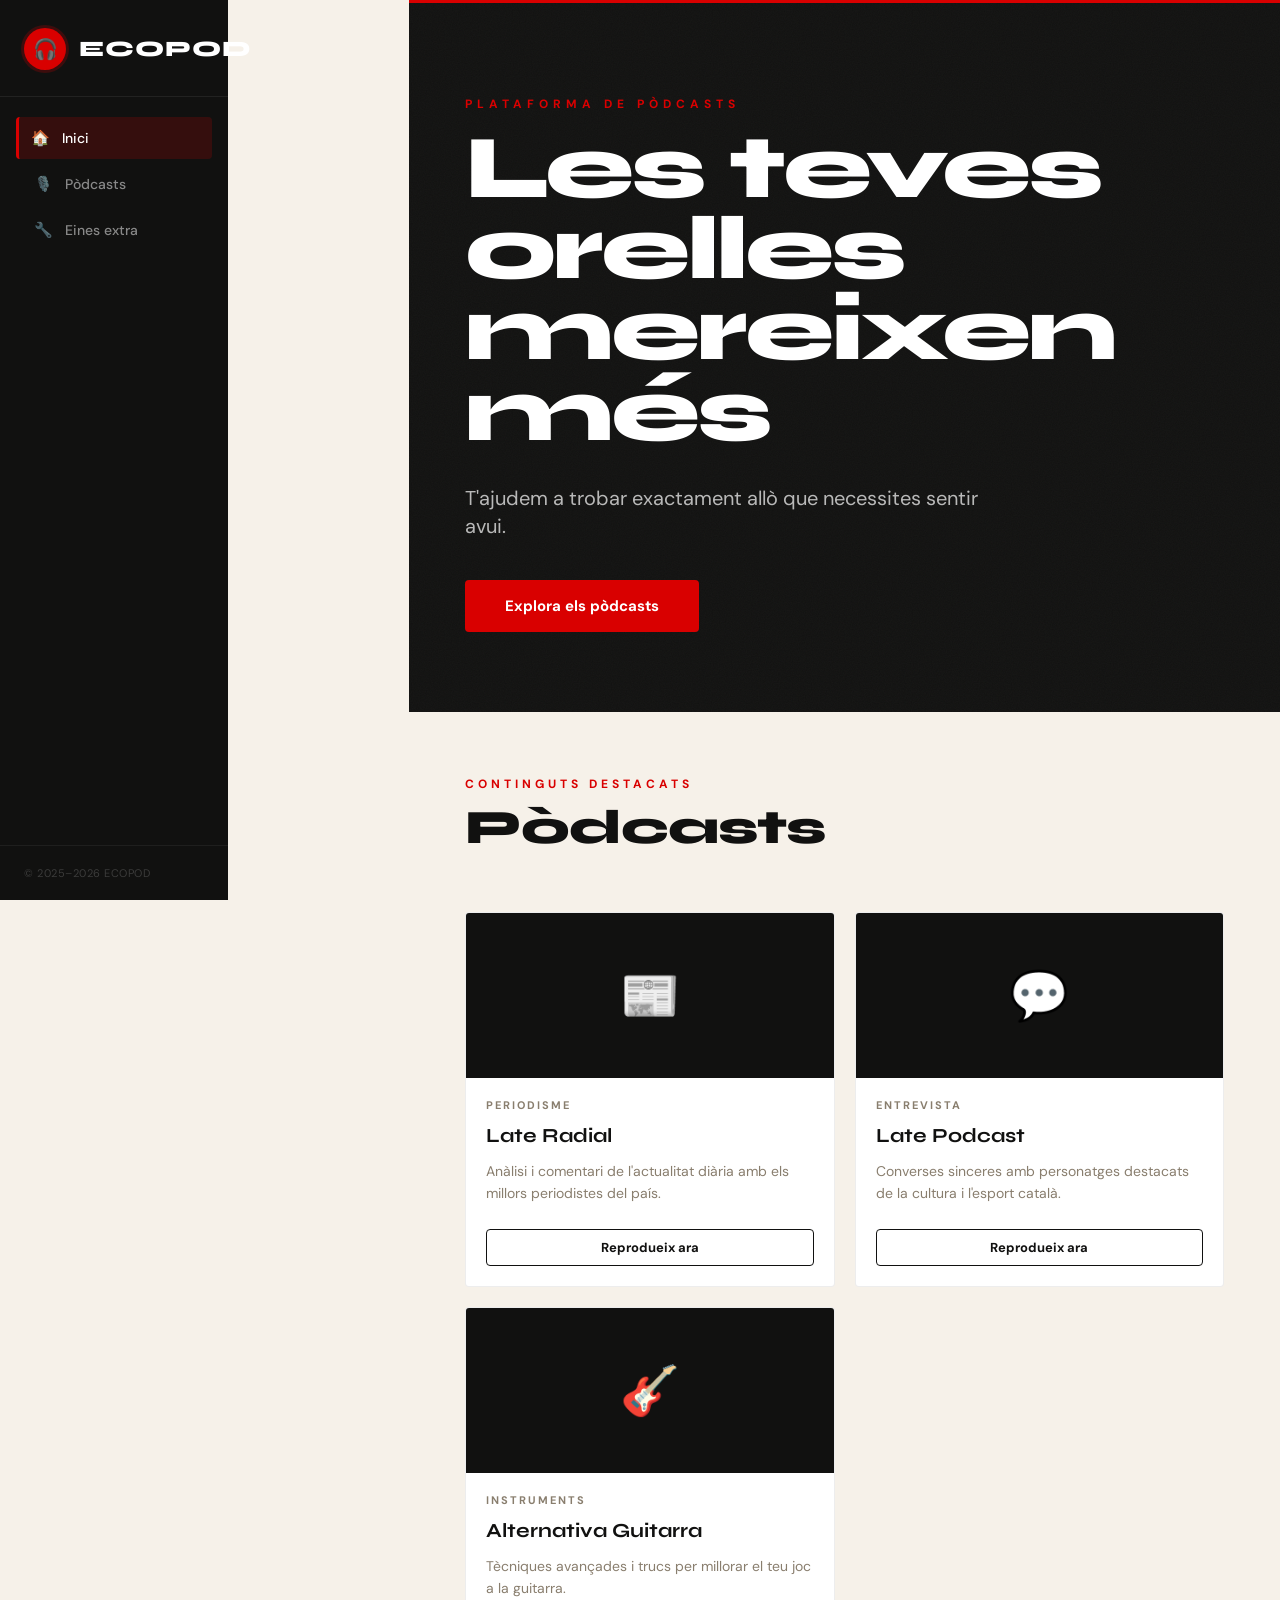
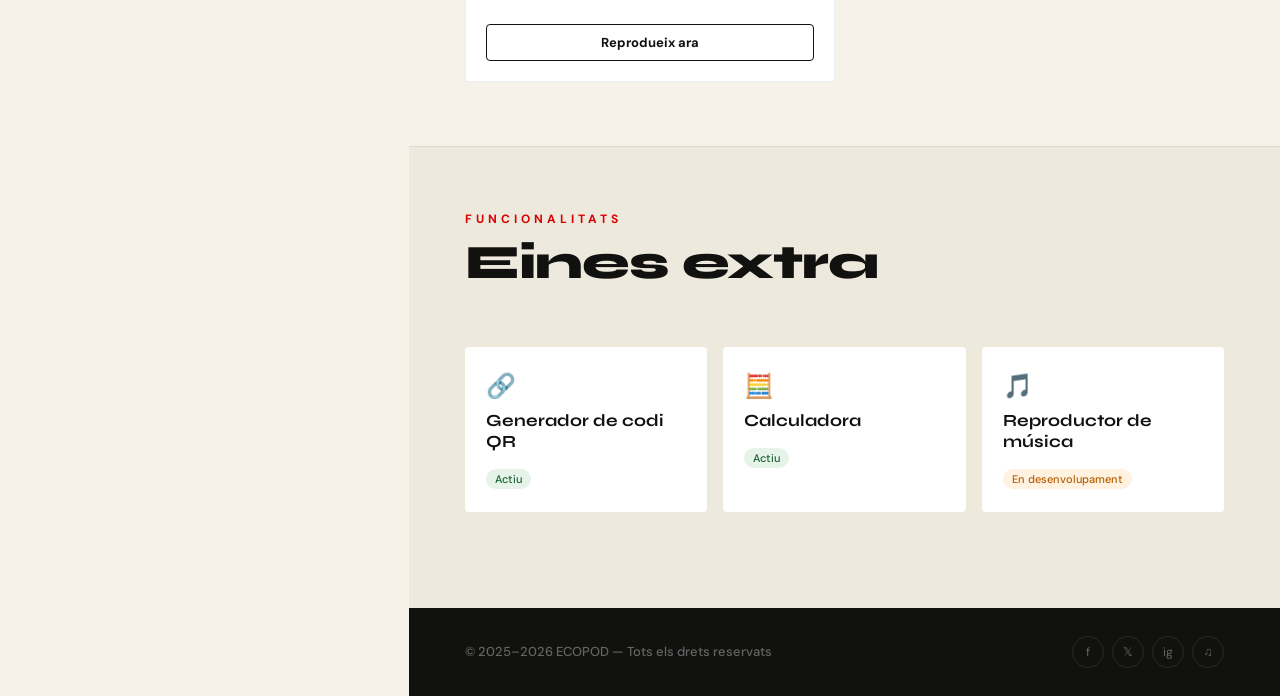
<file: .vscode/index.html>
<!DOCTYPE html>
<html lang="ca">
<head>
  <meta charset="UTF-8">
  <meta name="viewport" content="width=device-width, initial-scale=1.0">
  <title>ECOPOD — Plataforma de Pòdcasts</title>
  <link rel="preconnect" href="https://fonts.googleapis.com">
  <link rel="preconnect" href="https://fonts.gstatic.com" crossorigin>
  <link href="https://fonts.googleapis.com/css2?family=Syne:wght@400;600;700;800&family=DM+Sans:ital,opsz,wght@0,9..40,300;0,9..40,400;0,9..40,500;1,9..40,300&display=swap" rel="stylesheet">
  <style>
    *, *::before, *::after {
      margin: 0;
      padding: 0;
      box-sizing: border-box;
    }

    :root {
      --ink:       #111110;
      --paper:     #f6f1e9;
      --warm:      #eee9dd;
      --red:       #d90000;
      --red-dark:  #aa0000;
      --muted:     #897e6e;
      --white:     #ffffff;
      --sidebar-w: 228px;
      --radius:    4px;
    }

    html { scroll-behavior: smooth; }

    body {
      font-family: 'DM Sans', sans-serif;
      background: var(--paper);
      color: var(--ink);

      display: flex;
      min-height: 100vh;
    }

    .sidebar {
      width: var(--sidebar-w);
      background: var(--ink);
      position: fixed;
      top: 0;
      left: 0;
      bottom: 0;
      z-index: 200;
      display: flex;
      flex-direction: column;
    }

    .sidebar-logo {
      display: flex;
      align-items: center;
      gap: 13px;
      padding: 28px 24px 26px;
      text-decoration: none;
      border-bottom: 1px solid rgba(255,255,255,0.07);
      flex-shrink: 0;
    }

    .logo-badge {
      width: 42px;
      height: 42px;
      background: var(--red);
      border-radius: 50%;
      display: grid;
      place-items: center;
      font-size: 20px;
      flex-shrink: 0;
      box-shadow: 0 0 0 3px rgba(217,0,0,0.22);
    }

    /* TIPOGRAFÍA ,LOGO */
    .logo-name {
      font-family: 'Syne', sans-serif;
      font-weight: 800;
      font-size: 22px;
      letter-spacing: 1px;
      color: var(--white);
    }

    .sidebar-nav {
      display: flex;
      flex-direction: column;
      padding: 20px 16px;
      gap: 4px;
      flex: 1;
    }

    /* TIPOGRAFÍA (MENÚ LATERAL) */
    .sidebar-nav a {
      display: flex;
      align-items: center;
      gap: 12px;
      padding: 11px 14px;
      border-radius: var(--radius);
      text-decoration: none;
      color: rgba(255,255,255,0.5);
      font-size: 14px;
      font-weight: 500;
      transition: color 0.2s, background 0.2s;
      border-left: 3px solid transparent;
    }

    .sidebar-nav a .nav-icon {
      font-size: 15px;
      width: 20px;
      text-align: center;
      flex-shrink: 0;
    }

    .sidebar-nav a:hover {
      color: var(--white);
      background: rgba(255,255,255,0.07);
    }

    .sidebar-nav a.active {
      color: var(--white);
      background: rgba(217,0,0,0.18);
      border-left-color: var(--red);
      padding-left: 11px;
    }

    .sidebar-bottom {
      padding: 20px 24px;
      border-top: 1px solid rgba(255,255,255,0.06);
      font-size: 11px;
      color: rgba(255,255,255,0.18);
      letter-spacing: 0.5px;
    }

    /* ---- MAIN ---- */
    .main-content {
      margin-left: var(--sidebar-w);
      flex: 1;
      min-width: 0;
    }

    .hero {
      background: var(--ink);
      color: var(--white);
      padding: 96px 56px 80px;
      position: relative;
      overflow: hidden;
    }

    .hero-grain {
      position: absolute;
      inset: 0;
      background-image: url("data:image/svg+xml,%3Csvg viewBox='0 0 200 200' xmlns='http://www.w3.org/2000/svg'%3E%3Cfilter id='n'%3E%3CfeTurbulence type='fractalNoise' baseFrequency='0.85' numOctaves='4' stitchTiles='stitch'/%3E%3C/filter%3E%3Crect width='100%25' height='100%25' filter='url(%23n)' opacity='0.035'/%3E%3C/svg%3E");
      background-size: 200px;
      pointer-events: none;
    }

    .hero-line {
      position: absolute;
      top: 0; left: 0; right: 0;
      height: 3px;
      background: var(--red);
    }

    .hero-inner {
      position: relative;
      max-width: 800px;
    }

    .hero-eyebrow {
      font-size: 12px;
      letter-spacing: 5px;
      text-transform: uppercase;
      color: var(--red);
      font-weight: 700;
      margin-bottom: 16px;
      display: block;
    }

    .hero h1 {
      font-family: 'Syne', sans-serif;
      font-weight: 800;
      font-size: clamp(48px, 8vw, 90px);
      line-height: 0.9;
      letter-spacing: -3px;
      margin-bottom: 32px;
    }

    .hero p {
      font-size: 20px;
      font-weight: 400;
      color: rgba(255,255,255,0.7);
      margin-bottom: 40px;
      max-width: 540px;
      line-height: 1.4;
    }

    .btn-primary {
      display: inline-block;
      padding: 16px 40px;
      background: var(--red);
      color: var(--white);
      text-decoration: none;
      font-size: 15px;
      font-weight: 700;
      border-radius: var(--radius);
      transition: background 0.18s, transform 0.15s;
    }

    .btn-primary:hover {
      background: var(--red-dark);
      transform: translateY(-2px);
    }

    /* ---- SECCIONS GENERALS ---- */
    .page-section {
      padding: 64px 56px;
    }

    .page-section + .page-section {
      border-top: 1px solid rgba(0,0,0,0.07);
    }

    #eines { background: var(--warm); }

    .section-eyebrow {
      font-size: 12px;
      font-weight: 700;
      letter-spacing: 4px;
      text-transform: uppercase;
      color: var(--red);
      margin-bottom: 12px;
      display: block;
    }

    /* Títols de secció */
    .section-title {
      font-family: 'Syne', sans-serif;
      font-size: clamp(32px, 5vw, 48px);
      font-weight: 800;
      line-height: 1;
      margin-bottom: 60px;
      letter-spacing: -1px;
    }

    /* ---- PODCASTS (targetas) ---- */
    .podcast-grid {
      display: grid;
      grid-template-columns: repeat(auto-fill, minmax(270px, 1fr));
      gap: 20px;
    }

    .podcast-card {
      background: var(--white);
      border-radius: var(--radius);
      overflow: hidden;
      border: 1px solid rgba(0,0,0,0.07);
      transition: box-shadow 0.22s, transform 0.18s;
    }

    .podcast-card:hover {
      box-shadow: 0 10px 28px rgba(0,0,0,0.1);
      transform: translateY(-3px);
    }

    .podcast-thumb {
      height: 165px;
      background: var(--ink);
      display: grid;
      place-items: center;
      font-size: 48px;
    }

    .podcast-body { padding: 20px; }

    .podcast-tag {
      font-size: 11px;
      font-weight: 700;
      letter-spacing: 2px;
      text-transform: uppercase;
      color: var(--muted);
      display: block;
      margin-bottom: 12px;
    }

    .podcast-title {
      font-family: 'Syne', sans-serif;
      font-size: 20px;
      font-weight: 700;
      margin-bottom: 12px;
      line-height: 1.2;
    }

    .podcast-desc {
      font-size: 14px;
      color: var(--muted);
      margin-bottom: 24px;
      line-height: 1.6;
    }

    .btn-outline {
      display: block;
      padding: 9px;
      border: 1.5px solid var(--ink);
      color: var(--ink);
      text-align: center;
      text-decoration: none;
      font-size: 13px;
      font-weight: 700;
      border-radius: var(--radius);
      transition: background 0.16s, color 0.16s;
    }

    .btn-outline:hover {
      background: var(--ink);
      color: var(--white);
    }

    .tools-grid {
      display: grid;
      grid-template-columns: repeat(auto-fill, minmax(230px, 1fr));
      gap: 16px;
      margin-bottom: 32px;
    }

    .tool-card {
      background: var(--white);
      border: 1.5px solid transparent;
      border-radius: var(--radius);
      padding: 22px 20px;
      cursor: pointer;
      transition: border-color 0.18s, box-shadow 0.18s;
      display: flex;
      flex-direction: column;
      gap: 9px;
    }

    .tool-card:hover {
      border-color: var(--red);
      box-shadow: 0 4px 14px rgba(217,0,0,0.08);
    }

    .tool-icon { font-size: 24px; }

    .tool-name {
      font-family: 'Syne', sans-serif;
      font-size: 17px;
      font-weight: 700;
      margin-bottom: 8px;
    }

    .tool-badge {
      display: inline-block;
      font-size: 11px;
      font-weight: 500;
      padding: 3px 9px;
      border-radius: 20px;
      width: fit-content;
    }

    .tool-badge.ready { background: #e5f3e8; color: #1c6130; }
    .tool-badge.wip   { background: #fff2e0; color: #b55e00; }

    .tool-panel { display: none; }

    .tool-panel.active {
      display: block;
      animation: fade-up 0.2s ease;
    }

    .back-btn {
      background: none;
      border: 1.5px solid rgba(0,0,0,0.18);
      color: var(--ink);
      font-family: 'DM Sans', sans-serif;
      font-size: 13px;
      font-weight: 500;
      padding: 7px 18px;
      border-radius: 20px;
      cursor: pointer;
      margin-bottom: 20px;
      transition: background 0.16s, color 0.16s, border-color 0.16s;
    }

    .back-btn:hover {
      background: var(--ink);
      color: var(--white);
      border-color: var(--ink);
    }

    .panel-box {
      background: var(--white);
      border-radius: var(--radius);
      padding: 26px;
      max-width: 380px;
      border: 1px solid rgba(0,0,0,0.08);
    }

    .panel-box h3 {
      font-family: 'Syne', sans-serif;
      font-size: 16px;
      font-weight: 700;
      margin-bottom: 16px;
    }

    .qr-input {
      width: 100%;
      padding: 11px 12px;
      border: 1.5px solid rgba(0,0,0,0.13);
      border-radius: var(--radius);
      font-family: 'DM Sans', sans-serif;
      font-size: 14px;
      background: var(--paper);
      margin-bottom: 10px;
      transition: border-color 0.18s;
    }

    .qr-input:focus {
      outline: none;
      border-color: var(--red);
    }

    .qr-btn {
      width: 100%;
      padding: 11px;
      background: var(--red);
      color: var(--white);
      border: none;
      border-radius: var(--radius);
      font-family: 'DM Sans', sans-serif;
      font-size: 14px;
      font-weight: 500;
      cursor: pointer;
      transition: background 0.16s;
    }

    .qr-btn:hover { background: var(--red-dark); }

    .qr-output {
      margin-top: 16px;
      min-height: 52px;
      display: flex;
      justify-content: center;
      align-items: center;
    }

    .qr-output img {
      border-radius: var(--radius);
      border: 1px solid rgba(0,0,0,0.08);
    }

    .qr-placeholder { font-size: 13px; color: var(--muted); }

    /* Calculadora */
    .calculator {
      background: var(--ink);
      border-radius: 6px;
      padding: 16px;
      max-width: 290px;
    }

    .calc-screen {
      background: rgba(255,255,255,0.07);
      border: none;
      border-radius: var(--radius);
      width: 100%;
      padding: 13px;
      text-align: right;
      color: var(--white);
      font-family: 'DM Sans', sans-serif;
      font-size: 21px;
      margin-bottom: 12px;
    }

    .calc-screen:focus { outline: none; }

    .calc-grid {
      display: grid;
      grid-template-columns: repeat(4, 1fr);
      gap: 6px;
    }

    .calc-key {
      padding: 14px 6px;
      font-family: 'DM Sans', sans-serif;
      font-size: 15px;
      font-weight: 500;
      border: none;
      border-radius: var(--radius);
      cursor: pointer;
      background: rgba(255,255,255,0.08);
      color: var(--white);
      transition: background 0.1s;
    }

    .calc-key:hover        { background: rgba(255,255,255,0.15); }
    .calc-key.op           { background: var(--red); }
    .calc-key.op:hover     { background: var(--red-dark); }
    .calc-key.clear        { background: rgba(255,80,60,0.26); }
    .calc-key.clear:hover  { background: rgba(255,80,60,0.42); }
    .calc-key.equal        { background: #2a9d8f; grid-column: span 2; }
    .calc-key.equal:hover  { background: #218f82; }
    .calc-key.zero         { grid-column: span 2; }

    /* Modal del reproductor */
    .modal-overlay {
      display: none;
      position: fixed;
      inset: 0;
      background: rgba(0,0,0,0.72);
      z-index: 500;
      align-items: center;
      justify-content: center;
    }

    .modal-overlay.open { display: flex; }

    .modal-box {
      background: var(--white);
      border-radius: 8px;
      padding: 36px;
      width: 90%;
      max-width: 360px;
      text-align: center;
      position: relative;
    }

    .modal-close {
      position: absolute;
      top: 14px; right: 16px;
      background: none;
      border: none;
      font-size: 22px;
      cursor: pointer;
      color: var(--muted);
      line-height: 1;
      transition: color 0.16s;
    }

    .modal-close:hover { color: var(--ink); }

    .modal-disc {
      width: 130px;
      height: 130px;
      background: linear-gradient(135deg, var(--red), var(--ink));
      border-radius: 50%;
      margin: 0 auto 20px;
      display: grid;
      place-items: center;
      font-size: 48px;
    }

    .modal-title {
      font-family: 'Syne', sans-serif;
      font-size: 18px;
      font-weight: 700;
      margin-bottom: 5px;
    }

    .modal-subtitle {
      font-size: 13px;
      color: var(--muted);
      margin-bottom: 24px;
    }

    .player-controls {
      display: flex;
      justify-content: center;
      align-items: center;
      gap: 12px;
    }

    /* ---- FOOTER ---- */
    footer {
      background: var(--ink);
      color: rgba(255,255,255,0.35);
      padding: 28px 56px;
      display: flex;
      align-items: center;
      justify-content: space-between;
      flex-wrap: wrap;
      gap: 14px;
    }

    .footer-copy { font-size: 13px; font-weight: 500; }

    .social-links { display: flex; gap: 8px; }

    .social-link {
      width: 32px;
      height: 32px;
      border: 1px solid rgba(255,255,255,0.1);
      border-radius: 50%;
      display: grid;
      place-items: center;
      text-decoration: none;
      color: rgba(255,255,255,0.35);
      font-size: 12px;
      transition: border-color 0.16s, color 0.16s, background 0.16s;
    }

    .social-link:hover {
      border-color: var(--red);
      color: var(--white);
      background: var(--red);
    }

    ::selection { background: var(--red); color: var(--white); }
  </style>
</head>
<body>

  <aside class="sidebar" id="sidebar">
    <a href="#presentacio" class="sidebar-logo">
      <div class="logo-badge">🎧</div>
      <span class="logo-name">ECOPOD</span>
    </a>
    <nav class="sidebar-nav" id="sidebarNav">
      <a href="#presentacio" class="active">
        <span class="nav-icon">🏠</span> Inici
      </a>
      <a href="#podcasts">
        <span class="nav-icon">🎙️</span> Pòdcasts
      </a>
      <a href="#eines">
        <span class="nav-icon">🔧</span> Eines extra
      </a>
    </nav>
    <div class="sidebar-bottom">© 2025–2026 ECOPOD</div>
  </aside>

  <div class="mobile-bar">
    <a href="#" class="mobile-logo">
      <div class="logo-badge">🎧</div>
      <span class="logo-name">ECOPOD</span>
    </a>
    <button class="burger" id="burgerBtn" aria-label="Obrir menú">
      <span></span><span></span><span></span>
    </button>
  </div>

  <main class="main-content">

    <section class="hero" id="presentacio">
      <div class="hero-grain"></div>
      <div class="hero-line"></div>
      <div class="hero-inner">
        <span class="hero-eyebrow">Plataforma de pòdcasts</span>
        <h1>Les teves orelles<br>mereixen més</h1>
        <p>T'ajudem a trobar exactament allò que necessites sentir avui.</p>
        <a href="#podcasts" class="btn-primary">Explora els pòdcasts</a>
      </div>
    </section>

    <section class="page-section" id="podcasts">
      <span class="section-eyebrow">Continguts destacats</span>
      <h2 class="section-title">Pòdcasts</h2>

      <div class="podcast-grid">
        <article class="podcast-card">
          <div class="podcast-thumb">📰</div>
          <div class="podcast-body">
            <span class="podcast-tag">Periodisme</span>
            <h3 class="podcast-title">Late Radial</h3>
            <p class="podcast-desc">Anàlisi i comentari de l'actualitat diària amb els millors periodistes del país.</p>
            <a href="#" class="btn-outline">Reprodueix ara</a>
          </div>
        </article>

        <article class="podcast-card">
          <div class="podcast-thumb">💬</div>
          <div class="podcast-body">
            <span class="podcast-tag">Entrevista</span>
            <h3 class="podcast-title">Late Podcast</h3>
            <p class="podcast-desc">Converses sinceres amb personatges destacats de la cultura i l'esport català.</p>
            <a href="#" class="btn-outline">Reprodueix ara</a>
          </div>
        </article>

        <article class="podcast-card">
          <div class="podcast-thumb">🎸</div>
          <div class="podcast-body">
            <span class="podcast-tag">Instruments</span>
            <h3 class="podcast-title">Alternativa Guitarra</h3>
            <p class="podcast-desc">Tècniques avançades i trucs per millorar el teu joc a la guitarra.</p>
            <a href="#" class="btn-outline">Reprodueix ara</a>
          </div>
        </article>
      </div>
    </section>

    <section class="page-section" id="eines">
      <span class="section-eyebrow">Funcionalitats</span>
      <h2 class="section-title">Eines extra</h2>

      <div class="tools-grid" id="toolsGrid">
        <div class="tool-card" data-tool="qr">
          <div class="tool-icon">🔗</div>
          <div class="tool-name">Generador de codi QR</div>
          <span class="tool-badge ready">Actiu</span>
        </div>
        <div class="tool-card" data-tool="calc">
          <div class="tool-icon">🧮</div>
          <div class="tool-name">Calculadora</div>
          <span class="tool-badge ready">Actiu</span>
        </div>
        <div class="tool-card" data-tool="player">
          <div class="tool-icon">🎵</div>
          <div class="tool-name">Reproductor de música</div>
          <span class="tool-badge wip">En desenvolupament</span>
        </div>
      </div>

      <div class="tool-panel" id="panel-qr">
        <button class="back-btn" data-back>← Tornar</button>
        <div class="panel-box">
          <h3>Generador de codi QR</h3>
          <input type="text" class="qr-input" id="qrInput" placeholder="URL o text...">
          <button class="qr-btn" id="qrBtn">Generar</button>
          <div class="qr-output" id="qrOutput">
            <span class="qr-placeholder">El teu codi QR apareixerà aquí</span>
          </div>
        </div>
      </div>

      <div class="tool-panel" id="panel-calc">
        <button class="back-btn" data-back>← Tornar</button>
        <div class="calculator">
          <input type="text" class="calc-screen" id="calcScreen" readonly>
          <div class="calc-grid">
            <button class="calc-key clear" data-action="clear">C</button>
            <button class="calc-key op"    data-action="op" data-val="/">÷</button>
            <button class="calc-key op"    data-action="op" data-val="*">×</button>
            <button class="calc-key op"    data-action="del">⌫</button>
            <button class="calc-key" data-action="digit" data-val="7">7</button>
            <button class="calc-key" data-action="digit" data-val="8">8</button>
            <button class="calc-key" data-action="digit" data-val="9">9</button>
            <button class="calc-key op"    data-action="op" data-val="-">−</button>
            <button class="calc-key" data-action="digit" data-val="4">4</button>
            <button class="calc-key" data-action="digit" data-val="5">5</button>
            <button class="calc-key" data-action="digit" data-val="6">6</button>
            <button class="calc-key op"    data-action="op" data-val="+">+</button>
            <button class="calc-key" data-action="digit" data-val="1">1</button>
            <button class="calc-key" data-action="digit" data-val="2">2</button>
            <button class="calc-key" data-action="digit" data-val="3">3</button>
            <button class="calc-key equal" data-action="eval">=</button>
            <button class="calc-key zero"  data-action="digit" data-val="0">0</button>
            <button class="calc-key"       data-action="digit" data-val=".">.</button>
          </div>
        </div>
      </div>
    </section>

    <footer>
      <span class="footer-copy">© 2025–2026 ECOPOD — Tots els drets reservats</span>
      <div class="social-links">
        <a href="#" class="social-link" title="Facebook">f</a>
        <a href="#" class="social-link" title="X">𝕏</a>
        <a href="#" class="social-link" title="Instagram">ig</a>
        <a href="#" class="social-link" title="Spotify">♫</a>
      </div>
    </footer>

  </main>

  <div class="modal-overlay" id="playerModal">
    <div class="modal-box">
      <button class="modal-close" id="modalClose">×</button>
      <div class="modal-disc">🎵</div>
      <p class="modal-title">Reproductor de música</p>
      <p class="modal-subtitle">Funcionalitat en desenvolupament</p>
      <div class="player-controls">
        <button class="ctrl-btn">⏮</button>
        <button class="ctrl-btn play">▶</button>
        <button class="ctrl-btn">⏭</button>
      </div>
    </div>
  </div>

  <script>
    const sidebar = document.getElementById('sidebar');
const burgerBtn = document.getElementById('burgerBtn');

// ===== MENU MÓVIL =====
if (burgerBtn) {
  burgerBtn.addEventListener('click', () => {
    sidebar.classList.toggle('open');
  });
}

// cerrar al hacer click fuera
document.addEventListener('click', (e) => {
  if (!sidebar || !burgerBtn) return;

  if (!sidebar.contains(e.target) && !burgerBtn.contains(e.target)) {
    sidebar.classList.remove('open');
  }
});

// ===== NAV ACTIVO =====
const navLinks = document.querySelectorAll('.sidebar-nav a');

const sectionObserver = new IntersectionObserver((entries) => {
  entries.forEach(entry => {
    if (!entry.isIntersecting) return;

    navLinks.forEach(l => l.classList.remove('active'));

    const match = document.querySelector(
      `.sidebar-nav a[href="#${entry.target.id}"]`
    );

    if (match) match.classList.add('active');
  });
}, { threshold: 0.35 });

document.querySelectorAll('section[id]').forEach(s => {
  sectionObserver.observe(s);
});

// ===== TOOLS =====
const toolsGrid = document.getElementById('toolsGrid');

if (toolsGrid) {
  toolsGrid.addEventListener('click', (e) => {
    const card = e.target.closest('.tool-card');
    if (!card) return;

    const tool = card.dataset.tool;

    if (tool === 'player') {
      document.getElementById('playerModal').classList.add('open');
      return;
    }

    const panel = document.getElementById('panel-' + tool);
    if (panel) panel.classList.add('active');
  });
}

// volver atrás
document.querySelectorAll('[data-back]').forEach(btn => {
  btn.addEventListener('click', () => {
    btn.closest('.tool-panel')?.classList.remove('active');
  });
});

// ===== QR =====
document.getElementById('qrBtn')?.addEventListener('click', () => {
  const val = document.getElementById('qrInput').value.trim();
  const out = document.getElementById('qrOutput');

  if (!val) {
    out.innerHTML = `<span style="color:red;font-size:13px">Escribe algo primero</span>`;
    return;
  }

  out.innerHTML = `
    <img src="https://api.qrserver.com/v1/create-qr-code/?size=200x200&data=${encodeURIComponent(val)}">
  `;
});

// ===== CALCULADORA =====
const calcScreen = document.getElementById('calcScreen');

document.querySelector('.calc-grid')?.addEventListener('click', (e) => {
  const btn = e.target.closest('.calc-key');
  if (!btn) return;

  const { action, val } = btn.dataset;

  if (action === 'digit') calcScreen.value += val;
  else if (action === 'op') calcScreen.value += val;
  else if (action === 'del') calcScreen.value = calcScreen.value.slice(0, -1);
  else if (action === 'clear') calcScreen.value = '';
  else if (action === 'eval') {
    try {
      calcScreen.value = Function('"use strict";return (' + calcScreen.value + ')')();
    } catch {
      calcScreen.value = 'Error';
    }
  }
});

// teclado
document.addEventListener('keydown', (e) => {
  if (!document.getElementById('panel-calc')?.classList.contains('active')) return;

  if (/^[0-9.]$/.test(e.key)) calcScreen.value += e.key;
  else if (['+','-','*','/'].includes(e.key)) calcScreen.value += e.key;
  else if (e.key === 'Enter') document.querySelector('[data-action="eval"]').click();
  else if (e.key === 'Backspace') calcScreen.value = calcScreen.value.slice(0, -1);
  else if (e.key === 'Escape') calcScreen.value = '';
});

// ===== MODAL =====
const playerModal = document.getElementById('playerModal');
document.getElementById('modalClose')?.addEventListener('click', () => {
  playerModal.classList.remove('open');
});

playerModal?.addEventListener('click', (e) => {
  if (e.target === playerModal) {
    playerModal.classList.remove('open');
  }
});
  </script>
</body>
</html>
</file>
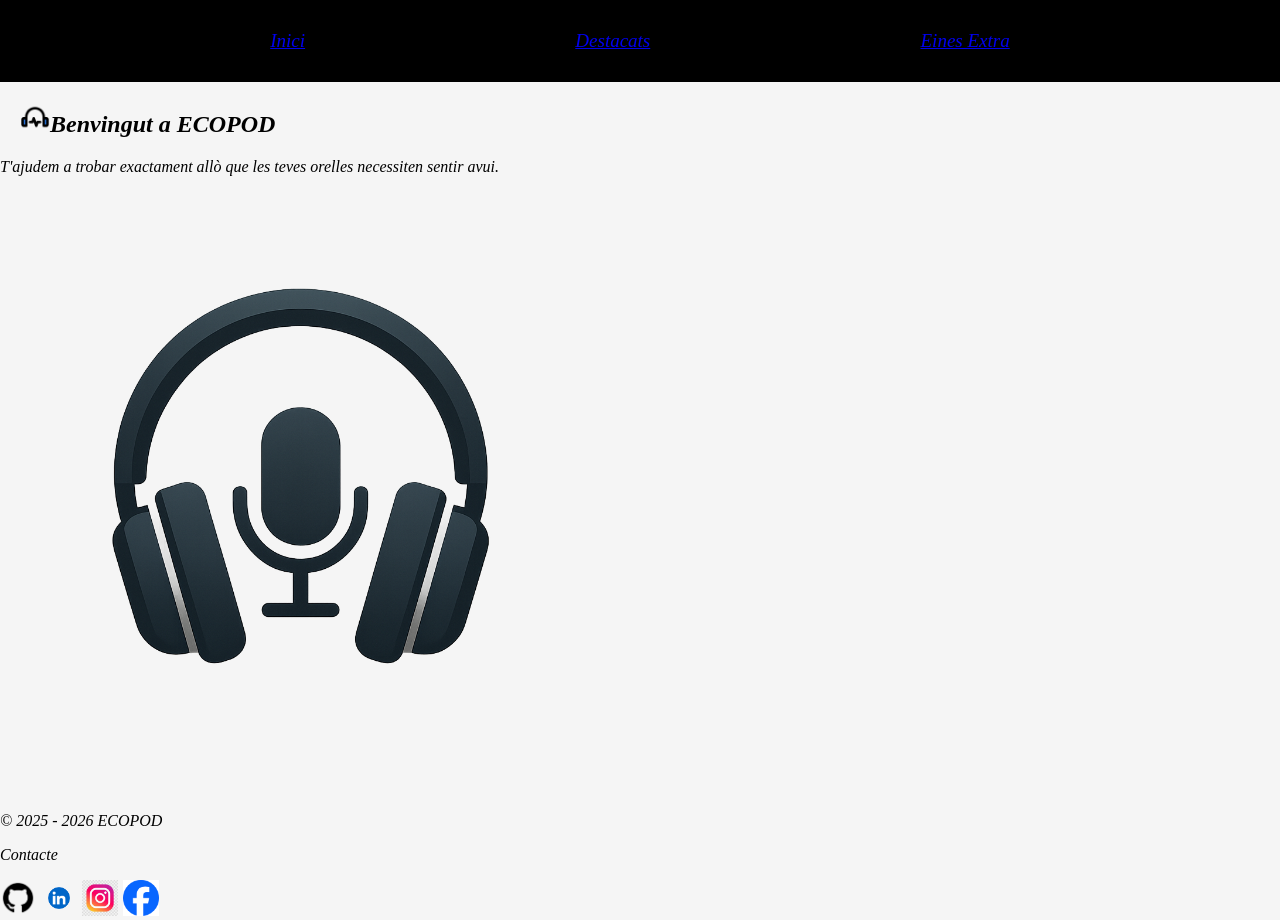
<file: M12SMX2/index.html>
<!doctype html>
<html lang="ca">
  <head>
    <meta charset="UTF-8" />
    <meta name="viewport" content="width=device-width, initial-scale=1.0" />
    <link rel="stylesheet" href="./css/principal.css" />
    <title>ECOPOD - Plataforma de Pòdcasts</title>
    <link
      href="imatges/headphone_sound_headphones_icon_155284.png"
      type="image/png"
    />
  </head>
  <body>
    <header>
      <nav class="menu">
        <a href="#">Inici</a>
        <a href="pagines/destecats.html">Destacats</a>
        <a href="#eines">Eines Extra</a>
      </nav>
    </header>
    <section class="benvinguda">
      <h2>
        <img
          src="imatges/headphone_sound_headphones_icon_155284.png"
          alt=""
          style="width: 30px; height: 30px"
        />Benvingut a ECOPOD
      </h2>
    </section>
    <p>
      T'ajudem a trobar exactament allò que les teves orelles necessiten sentir
      avui.
    </p>
    <img
      src="./imatges/20260112_083445.png"
      alt="imatge de l'ECOPOD"
      style="width: 600px; height: 600px"
    />
     <footer class="p.p">
      <div class="Contacte">
        <p class="copyright">© 2025 - 2026 ECOPOD</p>
        <p class="contact">Contacte</p>
        <div class="p.p social" aria-label="Xarxes socials">
          <a
            href="https://github.com/Gerard-Salamo"
            class="social-link"
            aria-label="GitHub"
            target="_blank"
          >
            <img
              src="imatges/github-fill-vuouq0ozezpemvb5gwnatr.webp"
              alt="GitHub"
            />
          </a>
          <a
            href="https://www.linkedin.com/in/gerard-salam%C3%B3-llorella-303443296/"
            class="social-link"
            aria-label="LinkedIn"
            rel="noopener noreferrer"
          >
            <img
              src="imatges/linkedin-logo-linkedin-icon-transparent-free-png.webp"
              alt="LinkedIn"
            />
          </a>
          <a
            href="https://www.instagram.com/"
            class="social-link"
            aria-label="Instagram"
          >
            <img src="imatges/instagram.jpg" alt="Instagram" />
          </a>
          <a
            href="https://www.facebook.com/"
            class="social-link"
            aria-label="Facebook"
          >
            <img src="imatges/images.png" alt="Facebook" />
          </a>
        </div>
      </div>
    </footer>
  </body>
</html>
</file>
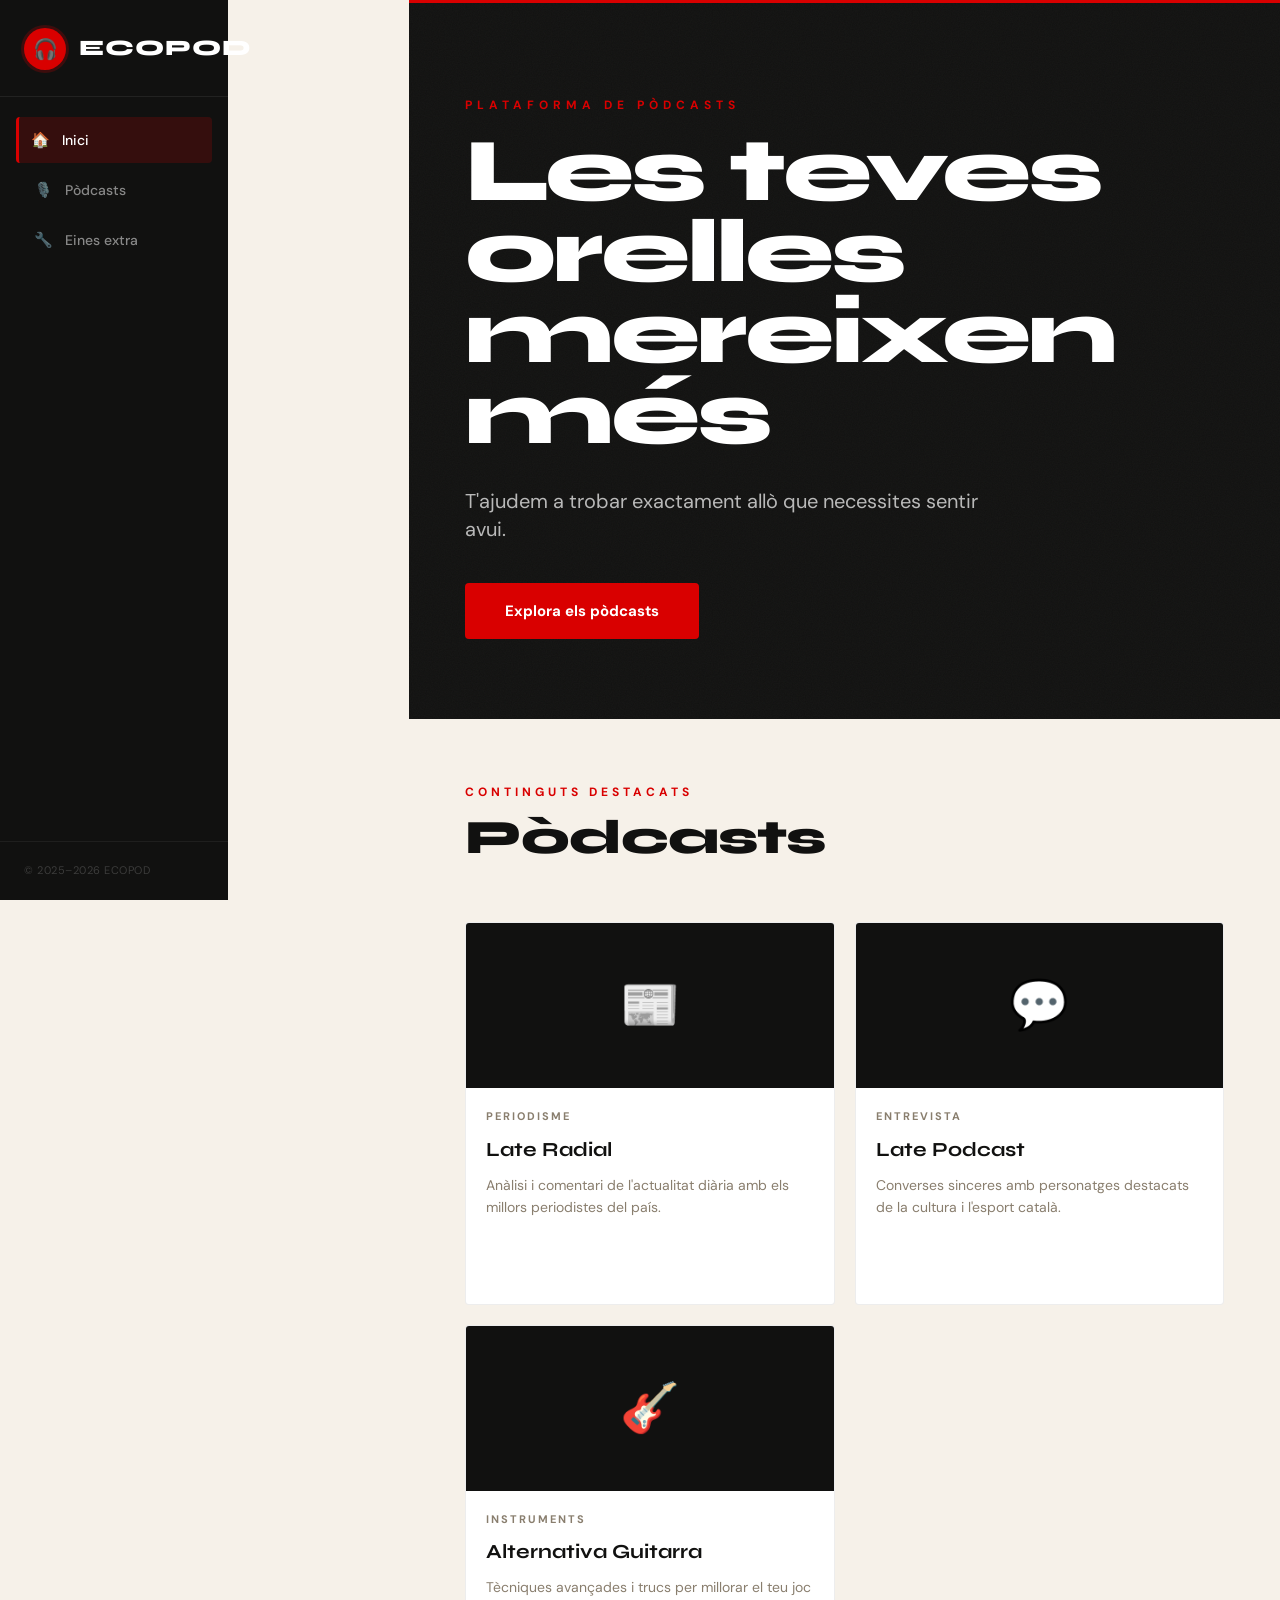
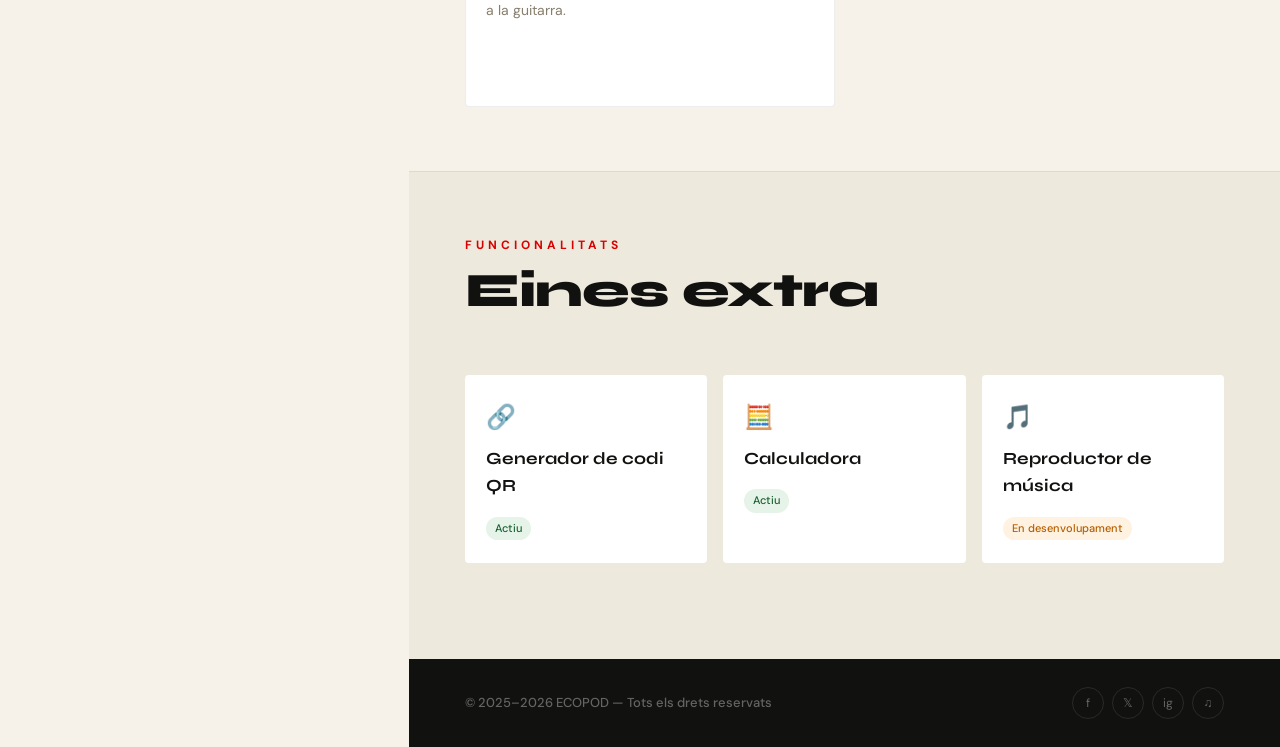
<file: ecopod/_html_20260324_562ce0.html>
<!DOCTYPE html>
<html lang="ca">
<head>
  <meta charset="UTF-8">
  <meta name="viewport" content="width=device-width, initial-scale=1.0">
  <title>ECOPOD — Plataforma de Pòdcasts</title>
  <link rel="preconnect" href="https://fonts.googleapis.com">
  <link rel="preconnect" href="https://fonts.gstatic.com" crossorigin>
  <link href="https://fonts.googleapis.com/css2?family=Syne:wght@400;600;700;800&family=DM+Sans:ital,opsz,wght@0,9..40,300;0,9..40,400;0,9..40,500;1,9..40,300&display=swap" rel="stylesheet">
  <style>
    *, *::before, *::after {
      margin: 0;
      padding: 0;
      box-sizing: border-box;
    }

    :root {
      --ink:       #111110;
      --paper:     #f6f1e9;
      --warm:      #eee9dd;
      --red:       #d90000;
      --red-dark:  #aa0000;
      --muted:     #897e6e;
      --white:     #ffffff;
      --sidebar-w: 228px;
      --radius:    4px;
    }

    html { scroll-behavior: smooth; }

    body {
      font-family: 'DM Sans', sans-serif;
      background: var(--paper);
      color: var(--ink);
      line-height: 1.6;
      display: flex;
      min-height: 100vh;
    }

    .sidebar {
      width: var(--sidebar-w);
      background: var(--ink);
      position: fixed;
      top: 0;
      left: 0;
      bottom: 0;
      z-index: 200;
      display: flex;
      flex-direction: column;
    }

    .sidebar-logo {
      display: flex;
      align-items: center;
      gap: 13px;
      padding: 28px 24px 26px;
      text-decoration: none;
      border-bottom: 1px solid rgba(255,255,255,0.07);
      flex-shrink: 0;
    }

    .logo-badge {
      width: 42px;
      height: 42px;
      background: var(--red);
      border-radius: 50%;
      display: grid;
      place-items: center;
      font-size: 20px;
      flex-shrink: 0;
      box-shadow: 0 0 0 3px rgba(217,0,0,0.22);
    }

    /* TIPOGRAFÍA ,LOGO */
    .logo-name {
      font-family: 'Syne', sans-serif;
      font-weight: 800;
      font-size: 22px;
      letter-spacing: 1px;
      color: var(--white);
    }

    .sidebar-nav {
      display: flex;
      flex-direction: column;
      padding: 20px 16px;
      gap: 4px;
      flex: 1;
    }

    /* TIPOGRAFÍA (MENÚ LATERAL) */
    .sidebar-nav a {
      display: flex;
      align-items: center;
      gap: 12px;
      padding: 11px 14px;
      border-radius: var(--radius);
      text-decoration: none;
      color: rgba(255,255,255,0.5);
      font-size: 14px;
      font-weight: 500;
      transition: color 0.2s, background 0.2s;
      border-left: 3px solid transparent;
    }

    .sidebar-nav a .nav-icon {
      font-size: 15px;
      width: 20px;
      text-align: center;
      flex-shrink: 0;
    }

    .sidebar-nav a:hover {
      color: var(--white);
      background: rgba(255,255,255,0.07);
    }

    .sidebar-nav a.active {
      color: var(--white);
      background: rgba(217,0,0,0.18);
      border-left-color: var(--red);
      padding-left: 11px;
    }

    .sidebar-bottom {
      padding: 20px 24px;
      border-top: 1px solid rgba(255,255,255,0.06);
      font-size: 11px;
      color: rgba(255,255,255,0.18);
      letter-spacing: 0.5px;
    }

    /* ---- MAIN ---- */
    .main-content {
      margin-left: var(--sidebar-w);
      flex: 1;
      min-width: 0;
    }

    .hero {
      background: var(--ink);
      color: var(--white);
      padding: 96px 56px 80px;
      position: relative;
      overflow: hidden;
    }

    .hero-grain {
      position: absolute;
      inset: 0;
      background-image: url("data:image/svg+xml,%3Csvg viewBox='0 0 200 200' xmlns='http://www.w3.org/2000/svg'%3E%3Cfilter id='n'%3E%3CfeTurbulence type='fractalNoise' baseFrequency='0.85' numOctaves='4' stitchTiles='stitch'/%3E%3C/filter%3E%3Crect width='100%25' height='100%25' filter='url(%23n)' opacity='0.035'/%3E%3C/svg%3E");
      background-size: 200px;
      pointer-events: none;
    }

    .hero-line {
      position: absolute;
      top: 0; left: 0; right: 0;
      height: 3px;
      background: var(--red);
    }

    .hero-inner {
      position: relative;
      max-width: 800px;
    }

    .hero-eyebrow {
      font-size: 12px;
      letter-spacing: 5px;
      text-transform: uppercase;
      color: var(--red);
      font-weight: 700;
      margin-bottom: 16px;
      display: block;
    }

    .hero h1 {
      font-family: 'Syne', sans-serif;
      font-weight: 800;
      font-size: clamp(48px, 8vw, 90px);
      line-height: 0.9;
      letter-spacing: -3px;
      margin-bottom: 32px;
    }

    .hero p {
      font-size: 20px;
      font-weight: 400;
      color: rgba(255,255,255,0.7);
      margin-bottom: 40px;
      max-width: 540px;
      line-height: 1.4;
    }

    .btn-primary {
      display: inline-block;
      padding: 16px 40px;
      background: var(--red);
      color: var(--white);
      text-decoration: none;
      font-size: 15px;
      font-weight: 700;
      border-radius: var(--radius);
      transition: background 0.18s, transform 0.15s;
    }

    .btn-primary:hover {
      background: var(--red-dark);
      transform: translateY(-2px);
    }

    /* ---- SECCIONS GENERALS ---- */
    .page-section {
      padding: 64px 56px;
    }

    .page-section + .page-section {
      border-top: 1px solid rgba(0,0,0,0.07);
    }

    #eines { background: var(--warm); }

    .section-eyebrow {
      font-size: 12px;
      font-weight: 700;
      letter-spacing: 4px;
      text-transform: uppercase;
      color: var(--red);
      margin-bottom: 12px;
      display: block;
    }

    /* Títols de secció */
    .section-title {
      font-family: 'Syne', sans-serif;
      font-size: clamp(32px, 5vw, 48px);
      font-weight: 800;
      line-height: 1;
      margin-bottom: 60px;
      letter-spacing: -1px;
    }

    /* ---- PODCASTS (targetas) ---- */
    .podcast-grid {
      display: grid;
      grid-template-columns: repeat(auto-fill, minmax(270px, 1fr));
      gap: 20px;
    }

    .podcast-card {
      background: var(--white);
      border-radius: var(--radius);
      overflow: hidden;
      border: 1px solid rgba(0,0,0,0.07);
      transition: box-shadow 0.22s, transform 0.18s;
    }

    .podcast-card:hover {
      box-shadow: 0 10px 28px rgba(0,0,0,0.1);
      transform: translateY(-3px);
    }

    .podcast-thumb {
      height: 165px;
      background: var(--ink);
      display: grid;
      place-items: center;
      font-size: 48px;
    }

    .podcast-body { padding: 20px; }

    .podcast-tag {
      font-size: 11px;
      font-weight: 700;
      letter-spacing: 2px;
      text-transform: uppercase;
      color: var(--muted);
      display: block;
      margin-bottom: 12px;
    }

    .podcast-title {
      font-family: 'Syne', sans-serif;
      font-size: 20px;
      font-weight: 700;
      margin-bottom: 12px;
      line-height: 1.2;
    }

    .podcast-desc {
      font-size: 14px;
      color: var(--muted);
      margin-bottom: 24px;
      line-height: 1.6;
    }

    .btn-outline {
      display: block;
      padding: 9px;
      border: 1.5px solid var(--ink);
      color: var(--ink);
      text-align: center;
      text-decoration: none;
      font-size: 13px;
      font-weight: 700;
      border-radius: var(--radius);
      transition: background 0.16s, color 0.16s;
    }

    .btn-outline:hover {
      background: var(--ink);
      color: var(--white);
    }

    .tools-grid {
      display: grid;
      grid-template-columns: repeat(auto-fill, minmax(230px, 1fr));
      gap: 16px;
      margin-bottom: 32px;
    }

    .tool-card {
      background: var(--white);
      border: 1.5px solid transparent;
      border-radius: var(--radius);
      padding: 22px 20px;
      cursor: pointer;
      transition: border-color 0.18s, box-shadow 0.18s;
      display: flex;
      flex-direction: column;
      gap: 9px;
    }

    .tool-card:hover {
      border-color: var(--red);
      box-shadow: 0 4px 14px rgba(217,0,0,0.08);
    }

    .tool-icon { font-size: 24px; }

    .tool-name {
      font-family: 'Syne', sans-serif;
      font-size: 17px;
      font-weight: 700;
      margin-bottom: 8px;
    }

    .tool-badge {
      display: inline-block;
      font-size: 11px;
      font-weight: 500;
      padding: 3px 9px;
      border-radius: 20px;
      width: fit-content;
    }

    .tool-badge.ready { background: #e5f3e8; color: #1c6130; }
    .tool-badge.wip   { background: #fff2e0; color: #b55e00; }

    .tool-panel { display: none; }

    .tool-panel.active {
      display: block;
      animation: fade-up 0.2s ease;
    }

    .btn-outline {
      visibility: hidden;
    }

    .podcast-card:hover .btn-outline {
      visibility: visible;
    }

    .back-btn {
      background: none;
      border: 1.5px solid rgba(0,0,0,0.18);
      color: var(--ink);
      font-family: 'DM Sans', sans-serif;
      font-size: 13px;
      font-weight: 500;
      padding: 7px 18px;
      border-radius: 20px;
      cursor: pointer;
      margin-bottom: 20px;
      transition: background 0.16s, color 0.16s, border-color 0.16s;
    }

    .back-btn:hover {
      background: var(--ink);
      color: var(--white);
      border-color: var(--ink);
    }

    .panel-box {
      background: var(--white);
      border-radius: var(--radius);
      padding: 26px;
      max-width: 380px;
      border: 1px solid rgba(0,0,0,0.08);
    }

    .panel-box h3 {
      font-family: 'Syne', sans-serif;
      font-size: 16px;
      font-weight: 700;
      margin-bottom: 16px;
    }

    .qr-input {
      width: 100%;
      padding: 11px 12px;
      border: 1.5px solid rgba(0,0,0,0.13);
      border-radius: var(--radius);
      font-family: 'DM Sans', sans-serif;
      font-size: 14px;
      background: var(--paper);
      margin-bottom: 10px;
      transition: border-color 0.18s;
    }

    .qr-input:focus {
      outline: none;
      border-color: var(--red);
    }

    .qr-btn {
      width: 100%;
      padding: 11px;
      background: var(--red);
      color: var(--white);
      border: none;
      border-radius: var(--radius);
      font-family: 'DM Sans', sans-serif;
      font-size: 14px;
      font-weight: 500;
      cursor: pointer;
      transition: background 0.16s;
    }

    .qr-btn:hover { background: var(--red-dark); }

    .qr-output {
      margin-top: 16px;
      min-height: 52px;
      display: flex;
      justify-content: center;
      align-items: center;
    }

    .qr-output img {
      border-radius: var(--radius);
      border: 1px solid rgba(0,0,0,0.08);
    }

    .qr-placeholder { font-size: 13px; color: var(--muted); }

    /* Calculadora */
    .calculator {
      background: var(--ink);
      border-radius: 6px;
      padding: 16px;
      max-width: 290px;
    }

    .calc-screen {
      background: rgba(255,255,255,0.07);
      border: none;
      border-radius: var(--radius);
      width: 100%;
      padding: 13px;
      text-align: right;
      color: var(--white);
      font-family: 'DM Sans', sans-serif;
      font-size: 21px;
      margin-bottom: 12px;
    }

    .calc-screen:focus { outline: none; }

    .calc-grid {
      display: grid;
      grid-template-columns: repeat(4, 1fr);
      gap: 6px;
    }

    .calc-key {
      padding: 14px 6px;
      font-family: 'DM Sans', sans-serif;
      font-size: 15px;
      font-weight: 500;
      border: none;
      border-radius: var(--radius);
      cursor: pointer;
      background: rgba(255,255,255,0.08);
      color: var(--white);
      transition: background 0.1s;
    }

    .calc-key:hover        { background: rgba(255,255,255,0.15); }
    .calc-key.op           { background: var(--red); }
    .calc-key.op:hover     { background: var(--red-dark); }
    .calc-key.clear        { background: rgba(255,80,60,0.26); }
    .calc-key.clear:hover  { background: rgba(255,80,60,0.42); }
    .calc-key.equal        { background: #2a9d8f; grid-column: span 2; }
    .calc-key.equal:hover  { background: #218f82; }
    .calc-key.zero         { grid-column: span 2; }

    /* Modal del reproductor */
    .modal-overlay {
      display: none;
      position: fixed;
      inset: 0;
      background: rgba(0,0,0,0.72);
      z-index: 500;
      align-items: center;
      justify-content: center;
    }

    .modal-overlay.open { display: flex; }

    .modal-box {
      background: var(--white);
      border-radius: 8px;
      padding: 36px;
      width: 90%;
      max-width: 360px;
      text-align: center;
      position: relative;
    }

    .modal-close {
      position: absolute;
      top: 14px; right: 16px;
      background: none;
      border: none;
      font-size: 22px;
      cursor: pointer;
      color: var(--muted);
      line-height: 1;
      transition: color 0.16s;
    }

    .modal-close:hover { color: var(--ink); }

    .modal-disc {
      width: 130px;
      height: 130px;
      background: linear-gradient(135deg, var(--red), var(--ink));
      border-radius: 50%;
      margin: 0 auto 20px;
      display: grid;
      place-items: center;
      font-size: 48px;
    }

    .modal-title {
      font-family: 'Syne', sans-serif;
      font-size: 18px;
      font-weight: 700;
      margin-bottom: 5px;
    }

    .modal-subtitle {
      font-size: 13px;
      color: var(--muted);
      margin-bottom: 24px;
    }

    .player-controls {
      display: flex;
      justify-content: center;
      align-items: center;
      gap: 12px;
    }

    /* ---- FOOTER ---- */
    footer {
      background: var(--ink);
      color: rgba(255,255,255,0.35);
      padding: 28px 56px;
      display: flex;
      align-items: center;
      justify-content: space-between;
      flex-wrap: wrap;
      gap: 14px;
    }

    .footer-copy { font-size: 13px; font-weight: 500; }

    .social-links { display: flex; gap: 8px; }

    .social-link {
      width: 32px;
      height: 32px;
      border: 1px solid rgba(255,255,255,0.1);
      border-radius: 50%;
      display: grid;
      place-items: center;
      text-decoration: none;
      color: rgba(255,255,255,0.35);
      font-size: 12px;
      transition: border-color 0.16s, color 0.16s, background 0.16s;
    }

    .social-link:hover {
      border-color: var(--red);
      color: var(--white);
      background: var(--red);
    }

    ::selection { background: var(--red); color: var(--white); }
  </style>
</head>
<body>

  <aside class="sidebar" id="sidebar">
    <a href="#presentacio" class="sidebar-logo">
      <div class="logo-badge">🎧</div>
      <span class="logo-name">ECOPOD</span>
    </a>
    <nav class="sidebar-nav" id="sidebarNav">
      <a href="#presentacio" class="active">
        <span class="nav-icon">🏠</span> Inici
      </a>
      <a href="#podcasts">
        <span class="nav-icon">🎙️</span> Pòdcasts
      </a>
      <a href="#eines">
        <span class="nav-icon">🔧</span> Eines extra
      </a>
    </nav>
    <div class="sidebar-bottom">© 2025–2026 ECOPOD</div>
  </aside>

  <div class="mobile-bar">
    <a href="#" class="mobile-logo">
      <div class="logo-badge">🎧</div>
      <span class="logo-name">ECOPOD</span>
    </a>
    <button class="burger" id="burgerBtn" aria-label="Obrir menú">
      <span></span><span></span><span></span>
    </button>
  </div>

  <main class="main-content">

    <section class="hero" id="presentacio">
      <div class="hero-grain"></div>
      <div class="hero-line"></div>
      <div class="hero-inner">
        <span class="hero-eyebrow">Plataforma de pòdcasts</span>
        <h1>Les teves orelles<br>mereixen més</h1>
        <p>T'ajudem a trobar exactament allò que necessites sentir avui.</p>
        <a href="#podcasts" class="btn-primary">Explora els pòdcasts</a>
      </div>
    </section>

    <section class="page-section" id="podcasts">
      <span class="section-eyebrow">Continguts destacats</span>
      <h2 class="section-title">Pòdcasts</h2>

      <div class="podcast-grid">
        <article class="podcast-card">
          <div class="podcast-thumb">📰</div>
          <div class="podcast-body">
            <span class="podcast-tag">Periodisme</span>
            <h3 class="podcast-title">Late Radial</h3>
            <p class="podcast-desc">Anàlisi i comentari de l'actualitat diària amb els millors periodistes del país.</p>
            <a href="#" class="btn-outline">Reprodueix ara</a>
          </div>
        </article>

        <article class="podcast-card">
          <div class="podcast-thumb">💬</div>
          <div class="podcast-body">
            <span class="podcast-tag">Entrevista</span>
            <h3 class="podcast-title">Late Podcast</h3>
            <p class="podcast-desc">Converses sinceres amb personatges destacats de la cultura i l'esport català.</p>
            <a href="#" class="btn-outline">Reprodueix ara</a>
          </div>
        </article>

        <article class="podcast-card">
          <div class="podcast-thumb">🎸</div>
          <div class="podcast-body">
            <span class="podcast-tag">Instruments</span>
            <h3 class="podcast-title">Alternativa Guitarra</h3>
            <p class="podcast-desc">Tècniques avançades i trucs per millorar el teu joc a la guitarra.</p>
            <a href="#" class="btn-outline">Reprodueix ara</a>
          </div>
        </article>
      </div>
    </section>

    <section class="page-section" id="eines">
      <span class="section-eyebrow">Funcionalitats</span>
      <h2 class="section-title">Eines extra</h2>

      <div class="tools-grid" id="toolsGrid">
        <div class="tool-card" data-tool="qr">
          <div class="tool-icon">🔗</div>
          <div class="tool-name">Generador de codi QR</div>
          <span class="tool-badge ready">Actiu</span>
        </div>
        <div class="tool-card" data-tool="calc">
          <div class="tool-icon">🧮</div>
          <div class="tool-name">Calculadora</div>
          <span class="tool-badge ready">Actiu</span>
        </div>
        <div class="tool-card" data-tool="player">
          <div class="tool-icon">🎵</div>
          <div class="tool-name">Reproductor de música</div>
          <span class="tool-badge wip">En desenvolupament</span>
        </div>
      </div>

      <div class="tool-panel" id="panel-qr">
        <button class="back-btn" data-back>← Tornar</button>
        <div class="panel-box">
          <h3>Generador de codi QR</h3>
          <input type="text" class="qr-input" id="qrInput" placeholder="URL o text...">
          <button class="qr-btn" id="qrBtn">Generar</button>
          <div class="qr-output" id="qrOutput">
            <span class="qr-placeholder">El teu codi QR apareixerà aquí</span>
          </div>
        </div>
      </div>

      <div class="tool-panel" id="panel-calc">
        <button class="back-btn" data-back>← Tornar</button>
        <div class="calculator">
          <input type="text" class="calc-screen" id="calcScreen" readonly>
          <div class="calc-grid">
            <button class="calc-key clear" data-action="clear">C</button>
            <button class="calc-key op"    data-action="op" data-val="/">÷</button>
            <button class="calc-key op"    data-action="op" data-val="*">×</button>
            <button class="calc-key op"    data-action="del">⌫</button>
            <button class="calc-key" data-action="digit" data-val="7">7</button>
            <button class="calc-key" data-action="digit" data-val="8">8</button>
            <button class="calc-key" data-action="digit" data-val="9">9</button>
            <button class="calc-key op"    data-action="op" data-val="-">−</button>
            <button class="calc-key" data-action="digit" data-val="4">4</button>
            <button class="calc-key" data-action="digit" data-val="5">5</button>
            <button class="calc-key" data-action="digit" data-val="6">6</button>
            <button class="calc-key op"    data-action="op" data-val="+">+</button>
            <button class="calc-key" data-action="digit" data-val="1">1</button>
            <button class="calc-key" data-action="digit" data-val="2">2</button>
            <button class="calc-key" data-action="digit" data-val="3">3</button>
            <button class="calc-key equal" data-action="eval">=</button>
            <button class="calc-key zero"  data-action="digit" data-val="0">0</button>
            <button class="calc-key"       data-action="digit" data-val=".">.</button>
          </div>
        </div>
      </div>
    </section>

    <footer>
      <span class="footer-copy">© 2025–2026 ECOPOD — Tots els drets reservats</span>
      <div class="social-links">
        <a href="#" class="social-link" title="Facebook">f</a>
        <a href="#" class="social-link" title="X">𝕏</a>
        <a href="#" class="social-link" title="Instagram">ig</a>
        <a href="#" class="social-link" title="Spotify">♫</a>
      </div>
    </footer>

  </main>

  <div class="modal-overlay" id="playerModal">
    <div class="modal-box">
      <button class="modal-close" id="modalClose">×</button>
      <div class="modal-disc">🎵</div>
      <p class="modal-title">Reproductor de música</p>
      <p class="modal-subtitle">Funcionalitat en desenvolupament</p>
      <div class="player-controls">
        <button class="ctrl-btn">⏮</button>
        <button class="ctrl-btn play">▶</button>
        <button class="ctrl-btn">⏭</button>
      </div>
    </div>
  </div>

  <script>
    // Sidebar mobile
    const sidebar   = document.getElementById('sidebar');
    const burgerBtn = document.getElementById('burgerBtn');

    burgerBtn.addEventListener('click', () => sidebar.classList.toggle('open'));

    document.addEventListener('click', (e) => {
      if (!sidebar.contains(e.target) && !burgerBtn.contains(e.target)) {
        sidebar.classList.remove('open');
      }
    });

    // Nav actiu en scroll
    const navLinks = document.querySelectorAll('.sidebar-nav a');

    const sectionObserver = new IntersectionObserver((entries) => {
      entries.forEach(entry => {
        if (!entry.isIntersecting) return;
        navLinks.forEach(l => l.classList.remove('active'));
        const match = document.querySelector(`.sidebar-nav a[href="#${entry.target.id}"]`);
        if (match) match.classList.add('active');
      });
    }, { threshold: 0.35 });

    document.querySelectorAll('section[id]').forEach(s => sectionObserver.observe(s));

    // Eines
    document.getElementById('toolsGrid').addEventListener('click', (e) => {
      const card = e.target.closest('.tool-card');
      if (!card) return;
      const tool = card.dataset.tool;

      if (tool === 'player') {
        document.getElementById('playerModal').classList.add('open');
        return;
      }

      const panel = document.getElementById('panel-' + tool);
      if (panel) panel.classList.add('active');
    });

    document.querySelectorAll('[data-back]').forEach(btn => {
      btn.addEventListener('click', () => btn.closest('.tool-panel').classList.remove('active'));
    });

    // QR
    document.getElementById('qrBtn').addEventListener('click', () => {
      const val = document.getElementById('qrInput').value.trim();
      const out = document.getElementById('qrOutput');

      if (!val) {
        out.innerHTML = '<span style="color:var(--red);font-size:13px">Introdueix un URL o text primer</span>';
        return;
      }

      out.innerHTML = `<img src="https://api.qrserver.com/v1/create-qr-code/?size=200x200&data=${encodeURIComponent(val)}" alt="Codi QR" width="200" height="200">`;
    });

    // Calculadora
    const calcScreen = document.getElementById('calcScreen');

    document.querySelector('.calc-grid').addEventListener('click', (e) => {
      const btn = e.target.closest('.calc-key');
      if (!btn) return;
      const { action, val } = btn.dataset;

      if      (action === 'digit') calcScreen.value += val;
      else if (action === 'op')    calcScreen.value += val;
      else if (action === 'del')   calcScreen.value = calcScreen.value.slice(0, -1);
      else if (action === 'clear') calcScreen.value = '';
      else if (action === 'eval') {
        try {
          calcScreen.value = Function('"use strict"; return (' + calcScreen.value + ')')();
        } catch {
          calcScreen.value = 'Error';
        }
      }
    });

    document.addEventListener('keydown', (e) => {
      if (!document.getElementById('panel-calc').classList.contains('active')) return;
      if (/^[0-9.]$/.test(e.key))                calcScreen.value += e.key;
      else if (['+','-','*','/'].includes(e.key)) calcScreen.value += e.key;
      else if (e.key === 'Enter')                 document.querySelector('[data-action="eval"]').click();
      else if (e.key === 'Backspace')             calcScreen.value = calcScreen.value.slice(0, -1);
      else if (e.key === 'Escape')                calcScreen.value = '';
    });

    // Modal
    const playerModal = document.getElementById('playerModal');
    document.getElementById('modalClose').addEventListener('click', () => playerModal.classList.remove('open'));
    playerModal.addEventListener('click', (e) => { if (e.target === playerModal) playerModal.classList.remove('open'); });
  </script>
</body>
</html>
</file>
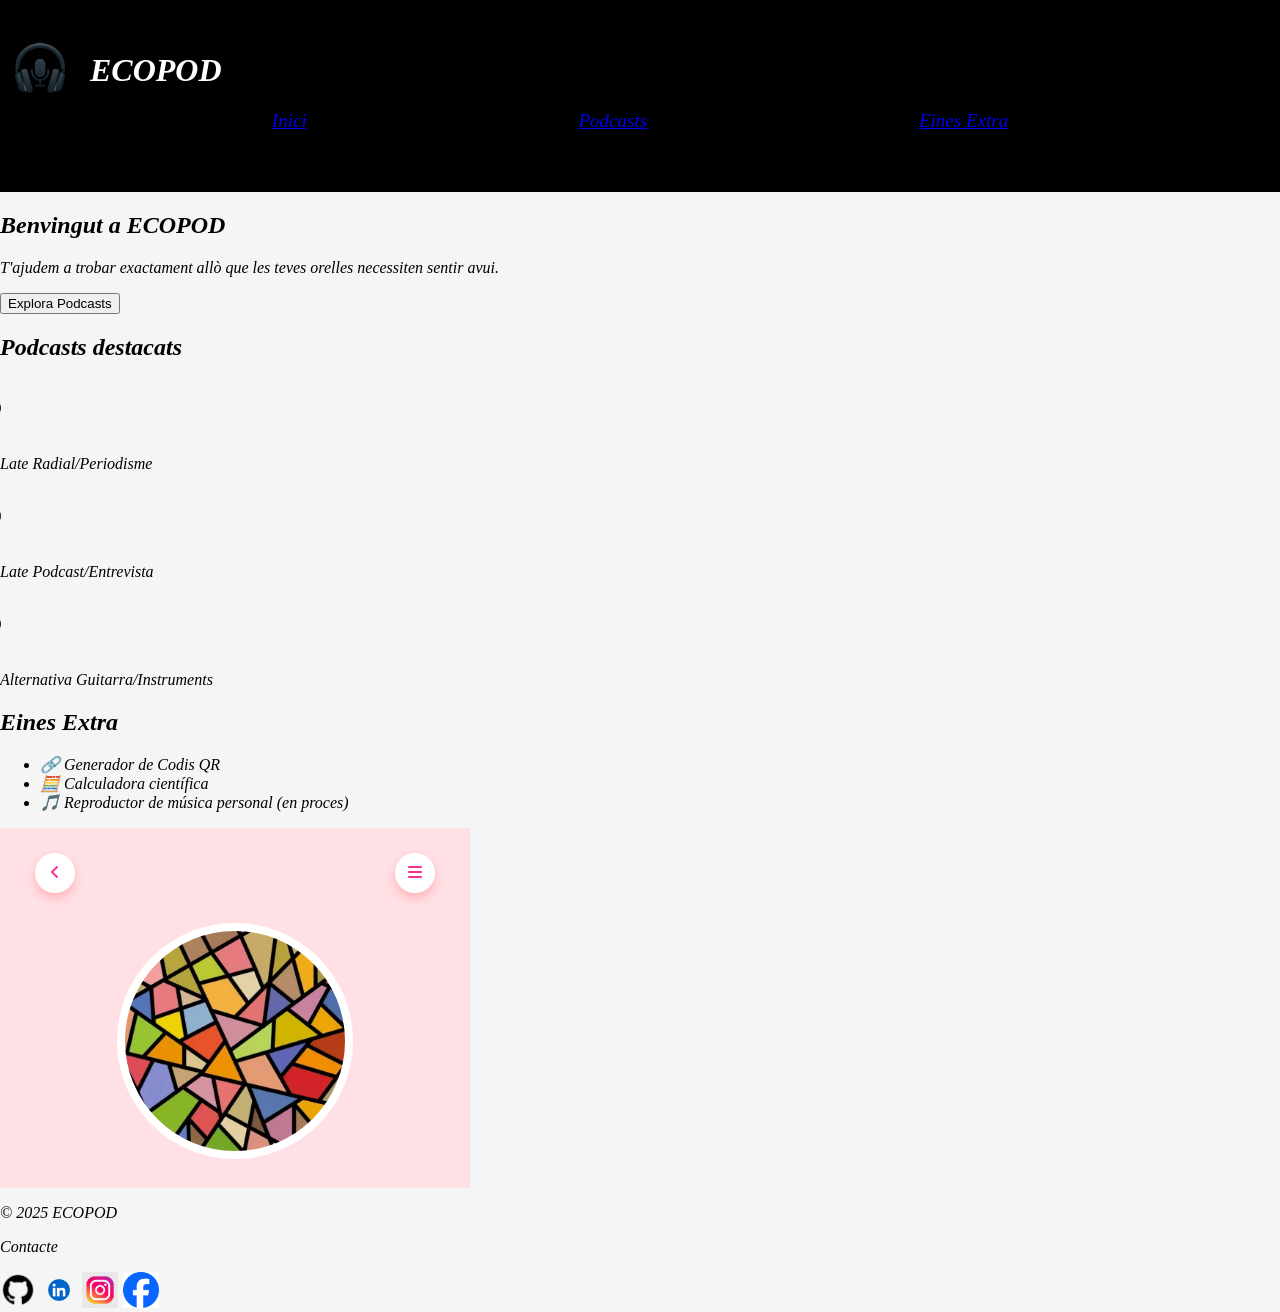
<file: M12SMX2/plantilla.html>
<!doctype html>
<html lang="ca">
  <head>
    <meta charset="UTF-8" />
    <meta name="viewport" content="width=device-width, initial-scale=1.0" />
    <link rel="stylesheet" href="estilo.css" />
    <title>ECOPOD - Plataforma de Pòdcasts</title>
    <link
      rel="icon"
      href="imatges\headphone_sound_headphones_icon_155284.png"
      type="image/png"
    />
    <link
      rel="stylesheet"
      href="https://cdnjs.cloudflare.com/ajax/libs/font-awesome/6.5.1/css/all.min.css"
    />
  </head>
  <body>
    <header>
      <div class="imatge1">
        <img
          src="imatges\20260112_083445.png"
          alt="cascosconmicro"
          class="icono"
        />
        <h1>ECOPOD</h1>
      </div>
      <nav class="menu">
        <a href="#presentacio">Inici</a>
        <a href="#podcasts">Podcasts</a>
        <a href="#eines">Eines Extra</a>
      </nav>
    </header>
    <section>
      <h2>Benvingut a ECOPOD</h2>
      <p>
        T'ajudem a trobar exactament allò que les teves orelles necessiten
        sentir avui.
      </p>
      <button>Explora Podcasts</button>
    </section>
    <section id="podcasts">
      <h2>Podcasts destacats</h2>
      <div class="cards">
        <div class="card">
          <audio controls>
            <source src="audios/radio-supay-4-290230.mp3" type="audio/mp3" />
          </audio>
          <p>Late Radial/Periodisme</p>
        </div>
        <div class="card">
          <audio controls>
            <source
              src="audios/podcast-interview-background-music-350024.mp3"
              type="audio/mp3"
            />
          </audio>
          <p>Late Podcast/Entrevista</p>
        </div>
        <div class="card">
          <audio controls>
            <source
              src="audios/cinematic-slow-background-305617.mp3"
              type="audio/mp3"
            />
          </audio>
          <p>Alternativa Guitarra/Instruments</p>
        </div>
      </div>
    </section>
    <section id="eines">
      <h2>Eines Extra</h2>
      <ul>
        <li>🔗 Generador de Codis QR</li>
        <li>🧮 Calculadora científica</li>
        <li>🎵 Reproductor de música personal (en proces)</li>
      </ul>
      <div class="container">
        <div class="reproductor">
          <nav>
            <div class="circle">
              <i class="fa-solid fa-angle-left"></i>
            </div>
            <div class="circle">
              <i class="fa-solid fa-bars"></i>
            </div>
          </nav>
          <img src="imatges/thumbnail-1670680373.png" class="imagenmusica">
        </div>
      </div>
    </section>
    <footer class="p.p">
      <div class="Contacte">
        <p class="copyright">© 2025 ECOPOD</p>
        <p class="contact">Contacte</p>
        <div class="p.p social" aria-label="Xarxes socials">
          <a
            href="https://github.com/Gerard-Salamo"
            class="social-link"
            aria-label="GitHub"
            target="_blank"
          >
            <img
              src="imatges/github-fill-vuouq0ozezpemvb5gwnatr.webp"
              alt="GitHub"
            />
          </a>
          <a
            href="https://www.linkedin.com/in/gerard-salam%C3%B3-llorella-303443296/"
            class="social-link"
            aria-label="LinkedIn"
            rel="noopener noreferrer"
          >
            <img
              src="imatges/linkedin-logo-linkedin-icon-transparent-free-png.webp"
              alt="LinkedIn"
            />
          </a>
          <a
            href="javascript:void(0);"
            class="social-link"
            aria-label="Instagram"
            rel="noopener noreferrer"
          >
            <img src="imatges/instagram.jpg" alt="Instagram" />
          </a>
          <a
            href="javascript:void(0);"
            class="social-link"
            aria-label="Facebook"
            rel="noopener noreferrer"
          >
            <img src="imatges/images.png" alt="Facebook" />
          </a>
        </div>
      </div>
      <div></div>
    </footer>
  </body>
</html>
</file>
<file: M12SMX2/css/principal.css>
body {
  font-family: "SF Pro", sans-serif;
  margin: 0;
  padding: 0;
  background-color: #f5f5f5;
  font-family: "SF Pro";
  font-style: italic;
}

.imatge1 {
  display: flex;
  align-items: center;
  gap: 10px;
}

.imatge1 {
  margin: 0;
}

.benvinguda {
  margin: 20px;
  gap: 10px;
}

.icono {
  width: 80px;
  height: 80px;
}

.menu {
  display: flex;
  justify-content: space-evenly;
  font-size: 19px;
}

header {
  background-color: #000000;
  color: white;
  padding: 30px 0;
  text-align: center;
}

p.p {
  color: #ffffff;
  padding: 16px 0;
}

.site-footer{
  background-color: #000000;
  color: #ffffff;
  padding: 16px 0;
  display: flex;
  flex-direction: column;
  align-items: center;
  gap: 8px;
}
.p.p .Contacte{
  display: flex;
  justify-content: center;
  align-items: center;
  gap: 20px;
}

.social {
  display: flex;
  gap: 5px;
}

.social img {
  width: 36px;
  height: 36px;
}
</file>
<file: M12SMX2/estilo.css>
body {
  font-family: "SF Pro", sans-serif;
  margin: 0;
  padding: 0;
  background-color: #f5f5f5;
  font-family: "SF Pro";
  font-style: italic;
}

.imatge1 {
  display: flex;
  align-items: center;
  gap: 10px;
}

.imatge1 {
  margin: 0;
}

.icono {
  width: 80px;
  height: 80px;
}

.menu {
  display: flex;
  justify-content: space-evenly;
  font-size: 19px;
}

header {
  background-color: #000000;
  color: white;
  padding: 30px 0;
  text-align: center;
}

p.p {
  color: #ffffff;
  padding: 16px 0;
}

.site-footer {
  background-color: #000000;
  color: #ffffff;
  padding: 16px 0;
  display: flex;
  flex-direction: column;
  align-items: center;
  gap: 8px;
}
.p.p .Contacte {
  display: flex;
  justify-content: center;
  align-items: center;
  gap: 20px;
}

.social {
  display: flex;
  gap: 5px;
}

.social img {
  width: 36px;
  height: 36px;
}

/*Reproductor personal*/

.apartado1 {
  width: 100%;
  height: 100vh;
  background: #333;
  display: flex;
  align-items: center;
  justify-content: center;
  flex-wrap: wrap;
}
.reproductor {
  background: #ffe0e5;
  width: 400px;
  padding: 25px 35px;
  text-align: center;
}
nav {
  display: flex;
  justify-content: space-between;
  margin-bottom: 30px;
}
nav .circle {
  border-radius: 50%;
  width: 40px;
  height: 40px;
  line-height: 40px;
  background: #fff;
  color: #f53192;
  box-shadow: 0 5px 10px rgb(255, 26, 26, 0.22);
}
.imagenmusica {
  width: 220px;
  border-radius: 50%;
  border: 8px solid #fff;
  box-shadow:;
}
</file>
